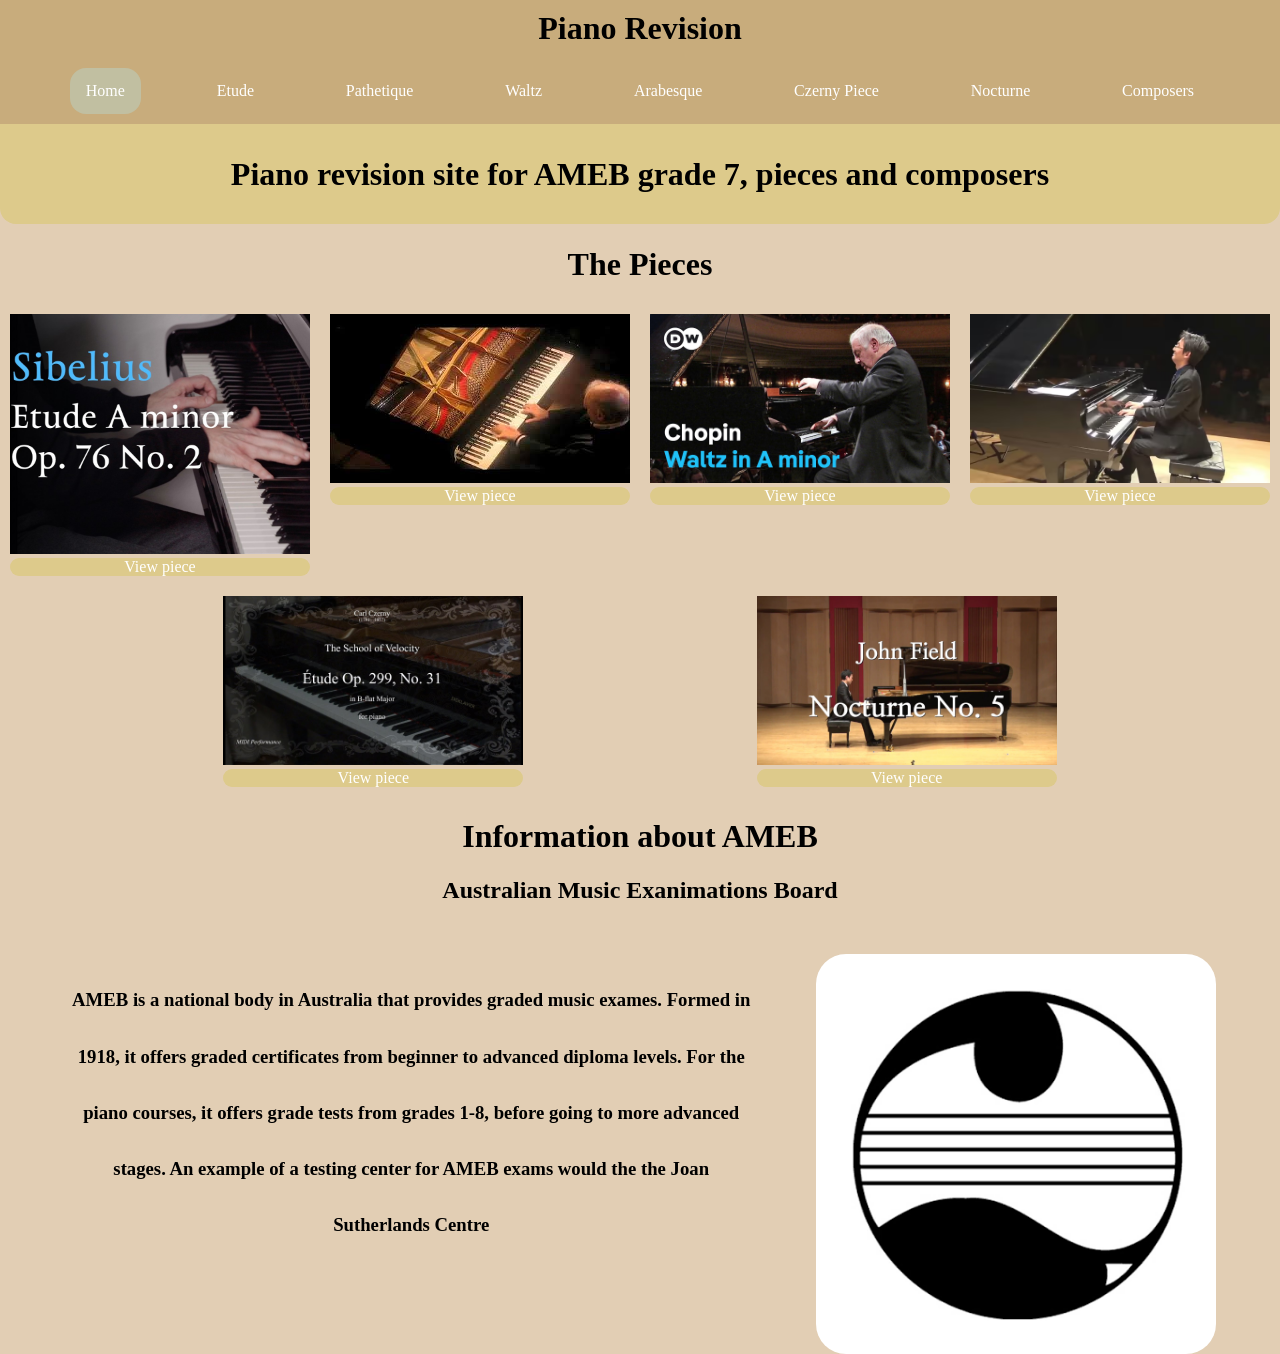
<file: index.html>
<!DOCTYPE html>
<html>
    <head>
        <link rel="stylesheet" href="styles.css">
        <title>Piano Revision</title>
        <meta name="viewport" content="width=device-width, initial-scale=1.0">
    </head>
    <body>
        <div class="header">
            <h1>Piano Revision</h1>
            <div class="navbar">
                <ul>
                    <li><a class="active" href="index.html">Home</a></li>
                    <li><a href="etudethirteenpieces.html">Etude</a></li>
                    <li><a href="pathetiquesonata.html">Pathetique</a></li>
                    <li><a href="waltz.html">Waltz</a></li>
                    <li><a href="arabesque.html">Arabesque</a></li>
                    <li><a href="czernyop.html">Czerny Piece</a></li>
                    <li><a href="nocturne5.html">Nocturne</a></li>
                    <li class="dropdown">
                        <a href="javascript:void(0)" class="dropbtn">Composers</a>
                        <div class="dropdown-content">
                            <a href="beethoven.html">Beethoven</a>
                            <a href="sibelius.html">Sibelius</a>
                            <a href="chopin.html">Chopin</a>
                            <a href="debussy.html">Debussy</a>
                            <a href="czerny.html">Czerny</a>
                            <a href="field.html">Field</a>
                        </div>
                    </li>
                </ul>
            </div>
        </div>
        </div>


        <div class="mcontent">
            <h1>Piano revision site for AMEB grade 7, pieces and composers</h1>
        </div>


        <div class="card">
            <h1>The Pieces</h1>
            <div class="pieces">
                <div class="piece">
                <a href="https://www.youtube.com/watch?v=n5FA8o_K3DQ"><img src="images/etude.png" alt="video of etude"></a>
                <a href="etudethirteenpieces.html">View piece</a>
                </div>
                <div class="piece">
                <a href="https://www.youtube.com/watch?v=lJpSqC86vaw"><img src="images/pathetique.png" alt="video of pathetique"></a>
                <a href="pathetiquesonata.html">View piece</a>
                </div>

                <div class="piece">
                <a href="https://www.youtube.com/watch?v=0XBjtEfG8jI"><img src="images/waltz.png" alt="video of waltz"></a>
                <a href="waltz.html">View piece</a>
                </div>

                <div class="piece"> 
                <a href="https://www.youtube.com/watch?v=XMVmQAW0CM8"><img src="images/arabesque.png" alt="video of arabesque"></a>
                <a href="arabesque.html">View piece</a>
                </div>

                <div class="piece">
                <a href="https://www.youtube.com/watch?v=ynDh5eaHzIo"><img src="images/czetude.png" alt="video of czernypiece"></a>
                <a href="czernyop.html">View piece</a>
                </div>

                <div class="piece">
                <a href="https://www.youtube.com/watch?v=yWi_hw-7Xmk"><img src="images/nocturne.png" alt="video of nocturne"></a>
                <a href="nocturne5.html">View piece</a>
                </div>
            </div>
        </div>



        <div class="card">
            <h1>Information about AMEB</h1>
            <h2>Australian Music Exanimations Board</h2>
            <div class="ameb">
                <h3>AMEB is a national body in Australia that provides graded music exames. Formed in 1918, it offers graded certificates from beginner to advanced diploma levels. For the piano courses, it offers grade tests from grades 1-8, before going to more advanced stages. An example of a testing center for AMEB exams would the the Joan Sutherlands Centre</h3>
                <img src="images/ameb.png" alt="ameb logo">
            </div>
        </div>






    </body>
</html>
</file>
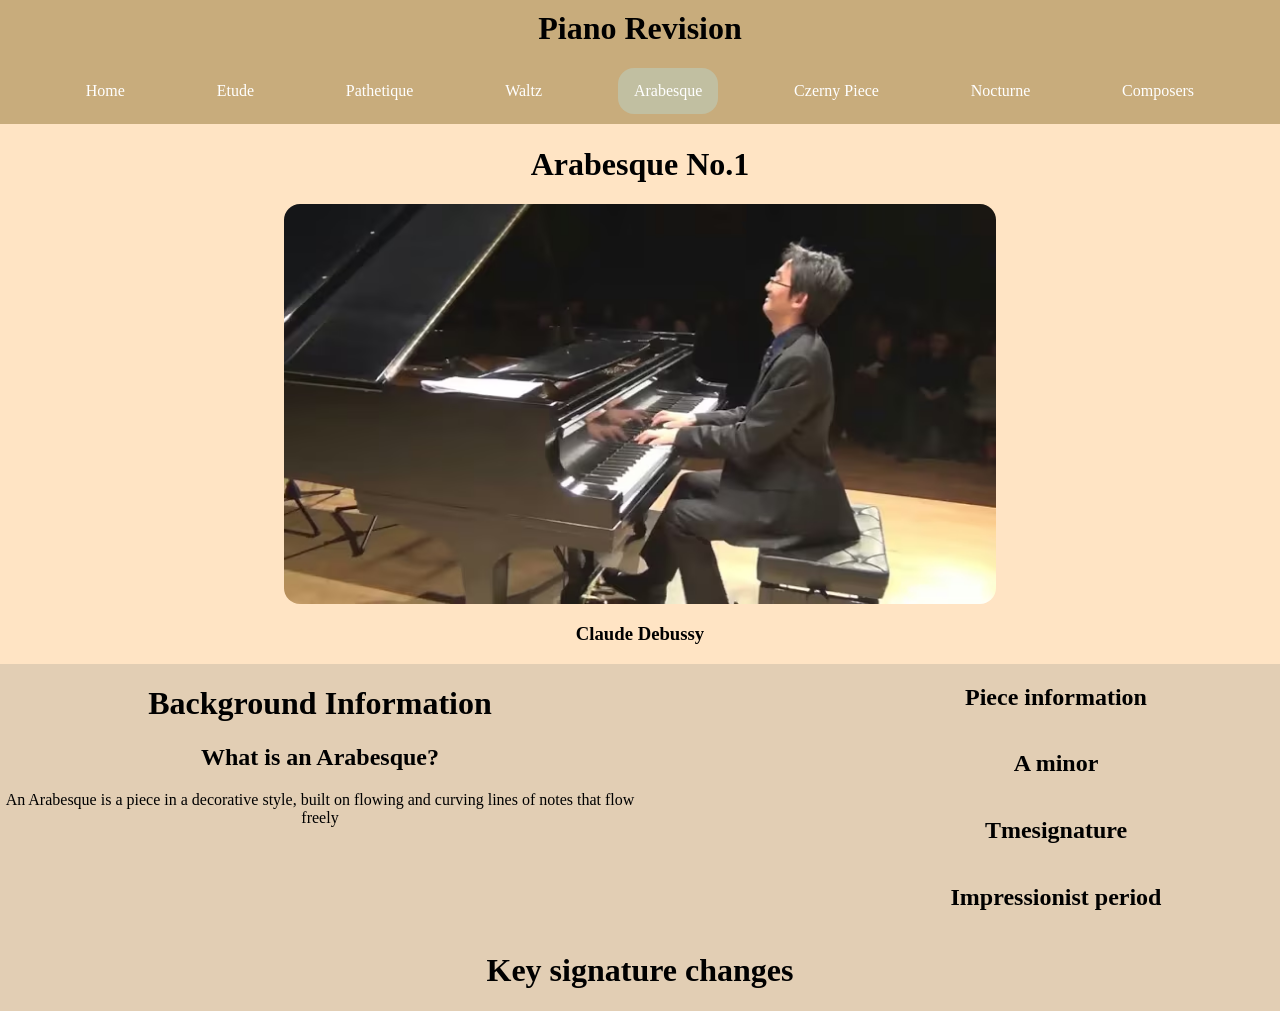
<file: arabesque.html>
<!DOCTYPE html>
<html>
    <head>
        <link rel="stylesheet" href="styles.css">
        <title>Piano Revision</title>
        <meta name="viewport" content="width=device-width, initial-scale=1.0">
    </head>
    <body>
        <div class="header">
            <h1>Piano Revision</h1>
            <div class="navbar">
                <ul>
                    <li><a href="index.html">Home</a></li>
                    <li><a href="etudethirteenpieces.html">Etude</a></li>
                    <li><a href="pathetiquesonata.html">Pathetique</a></li>
                    <li><a href="waltz.html">Waltz</a></li>
                    <li><a class="active" href="arabesque.html">Arabesque</a></li>
                    <li><a href="czernyop.html">Czerny Piece</a></li>
                    <li><a href="nocturne5.html">Nocturne</a></li>
                    <li class="dropdown">
                        <a href="javascript:void(0)" class="dropbtn">Composers</a>
                        <div class="dropdown-content">
                            <a href="beethoven.html">Beethoven</a>
                            <a href="sibelius.html">Sibelius</a>
                            <a href="chopin.html">Chopin</a>
                            <a href="debussy.html">Debussy</a>
                            <a href="czerny.html">Czerny</a>
                            <a href="field.html">Field</a>
                        </div>
                    </li>
                </ul>
            </div>
        </div>
            
        </div>

    

        <div class="songTitle">
            <h1>Arabesque No.1</h1>
            <img src="images/arabesque.png" alt="image of someone playing the song">
            <h3>Claude Debussy</h3>
        </div>

        <div class="overviewWrapper">

            <div class="songOverview">
                <div class="songInfo">
                    <h2>Piece information</h2>
                    <h2>A minor</h2>
                    <h2>Tmesignature</h2>
                    <h2>Impressionist period</h2>
                </div>
            </div>

            <div class="bgInfo">
                <h1>Background Information</h1>
                <h2>What is an Arabesque?</h2>
                <p>An Arabesque is a piece in a decorative style, built on flowing and curving lines of notes that flow freely </p>
            </div>

        </div>

        <h1>Key signature changes</h1>




    </body>
</html>
</file>
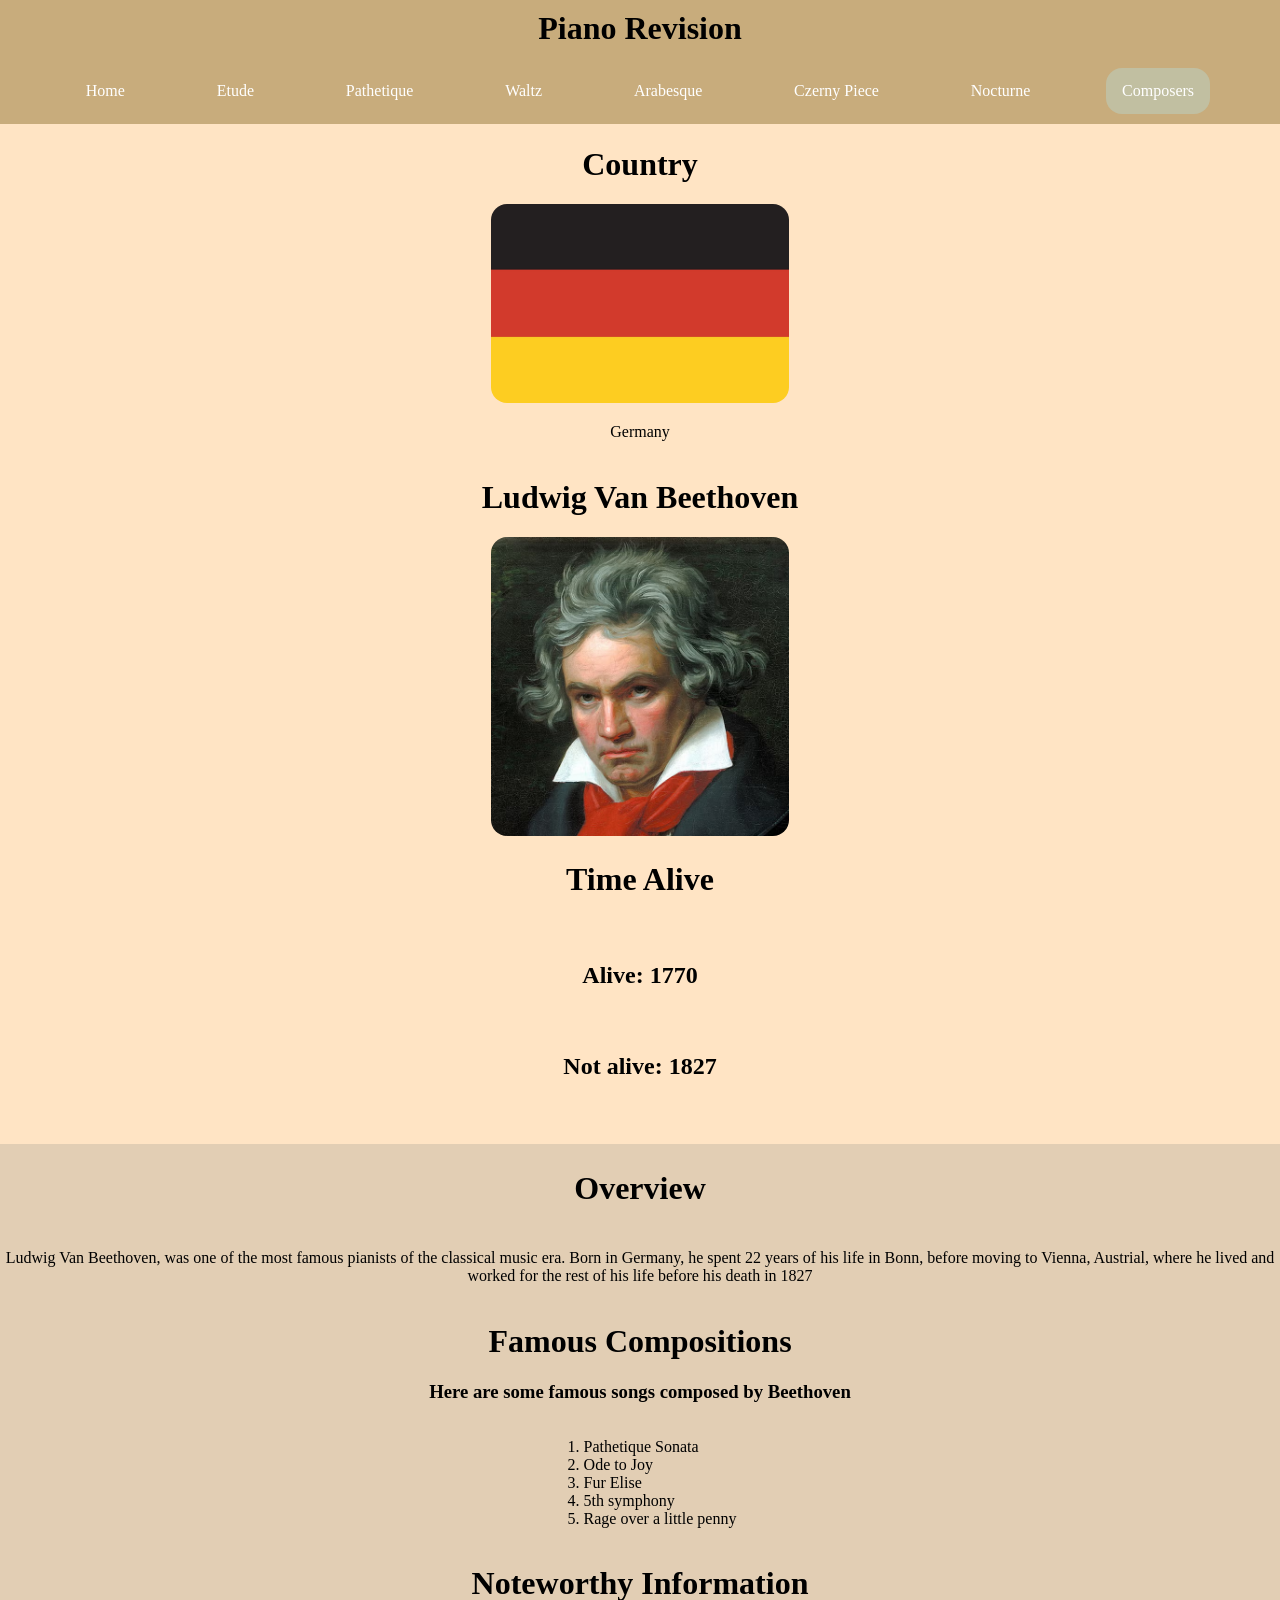
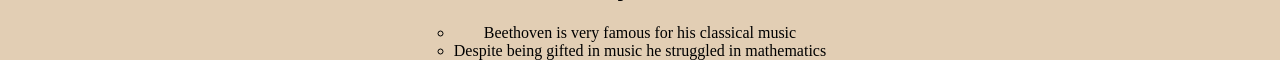
<file: beethoven.html>
<!DOCTYPE html>
<html>
    <head>
        <link rel="stylesheet" href="styles.css">
        <title>Piano Revision</title>
        <meta name="viewport" content="width=device-width, initial-scale=1.0">
    </head>
    <body>
        <div class="header">
            <h1>Piano Revision</h1>
            <div class="navbar">
                <ul>
                    <li><a href="index.html">Home</a></li>
                    <li><a href="etudethirteenpieces.html">Etude</a></li>
                    <li><a href="pathetiquesonata.html">Pathetique</a></li>
                    <li><a href="waltz.html">Waltz</a></li>
                    <li><a href="arabesque.html">Arabesque</a></li>
                    <li><a href="czernyop.html">Czerny Piece</a></li>
                    <li><a href="nocturne5.html">Nocturne</a></li>
                    <li class="dropdown">
                        <a href="javascript:void(0)" class="dropbtn active">Composers</a>
                        <div class="dropdown-content">
                            <a href="beethoven.html">Beethoven</a>
                            <a href="sibelius.html">Sibelius</a>
                            <a href="chopin.html">Chopin</a>
                            <a href="debussy.html">Debussy</a>
                            <a href="czerny.html">Czerny</a>
                            <a href="field.html">Field</a>
                        </div>
                    </li>
                </ul>
            </div>  
        </div>
            
        </div>

        <div class="songTitle">
            <div class="whichCountry">
                <h1>Country</h1>
                <img src="images/germany.png" alt="german flag">
                <p>Germany</p>
            </div>

            <div class="bigPic">
                <h1>Ludwig Van Beethoven</h1>
                <img src="images/beethoven.png" alt="image of Beethoven">
            </div>

            <div class="timeLiving">
                <h1>Time Alive</h1>
                <h2>Alive: 1770</h2>
                <h2>Not alive: 1827</h2>
            </div>
        </div>


        <div class="compOverview">
            <div class="aboutComp">
                <h1>Overview</h1>
                <p>Ludwig Van Beethoven, was one of the most famous pianists of the classical music era. Born in Germany, he spent 22 years of his life in Bonn, before moving to Vienna, Austrial, where he lived and worked for the rest of his life before his death in 1827</p>
            </div>

            <div class="famousComp">
                <h1>Famous Compositions</h1>
                <h3>Here are some famous songs composed by Beethoven</h3>
                <div class="famousComps">

                    <ol>
                        <li>Pathetique Sonata</li>
                        <li>Ode to Joy</li>
                        <li>Fur Elise</li>
                        <li>5th symphony</li>
                        <li>Rage over a little penny</li>
                        
                    </ol> 
                </div>

            </div>

        </div>

        <div class="notes">
            <h1>Noteworthy Information</h1>
            <ul>

                <li>Beethoven is very famous for his classical music</li>
                <li>Despite being gifted in music he struggled in mathematics</li>
            </ul>
        </div>





    </body>
</html>
</file>
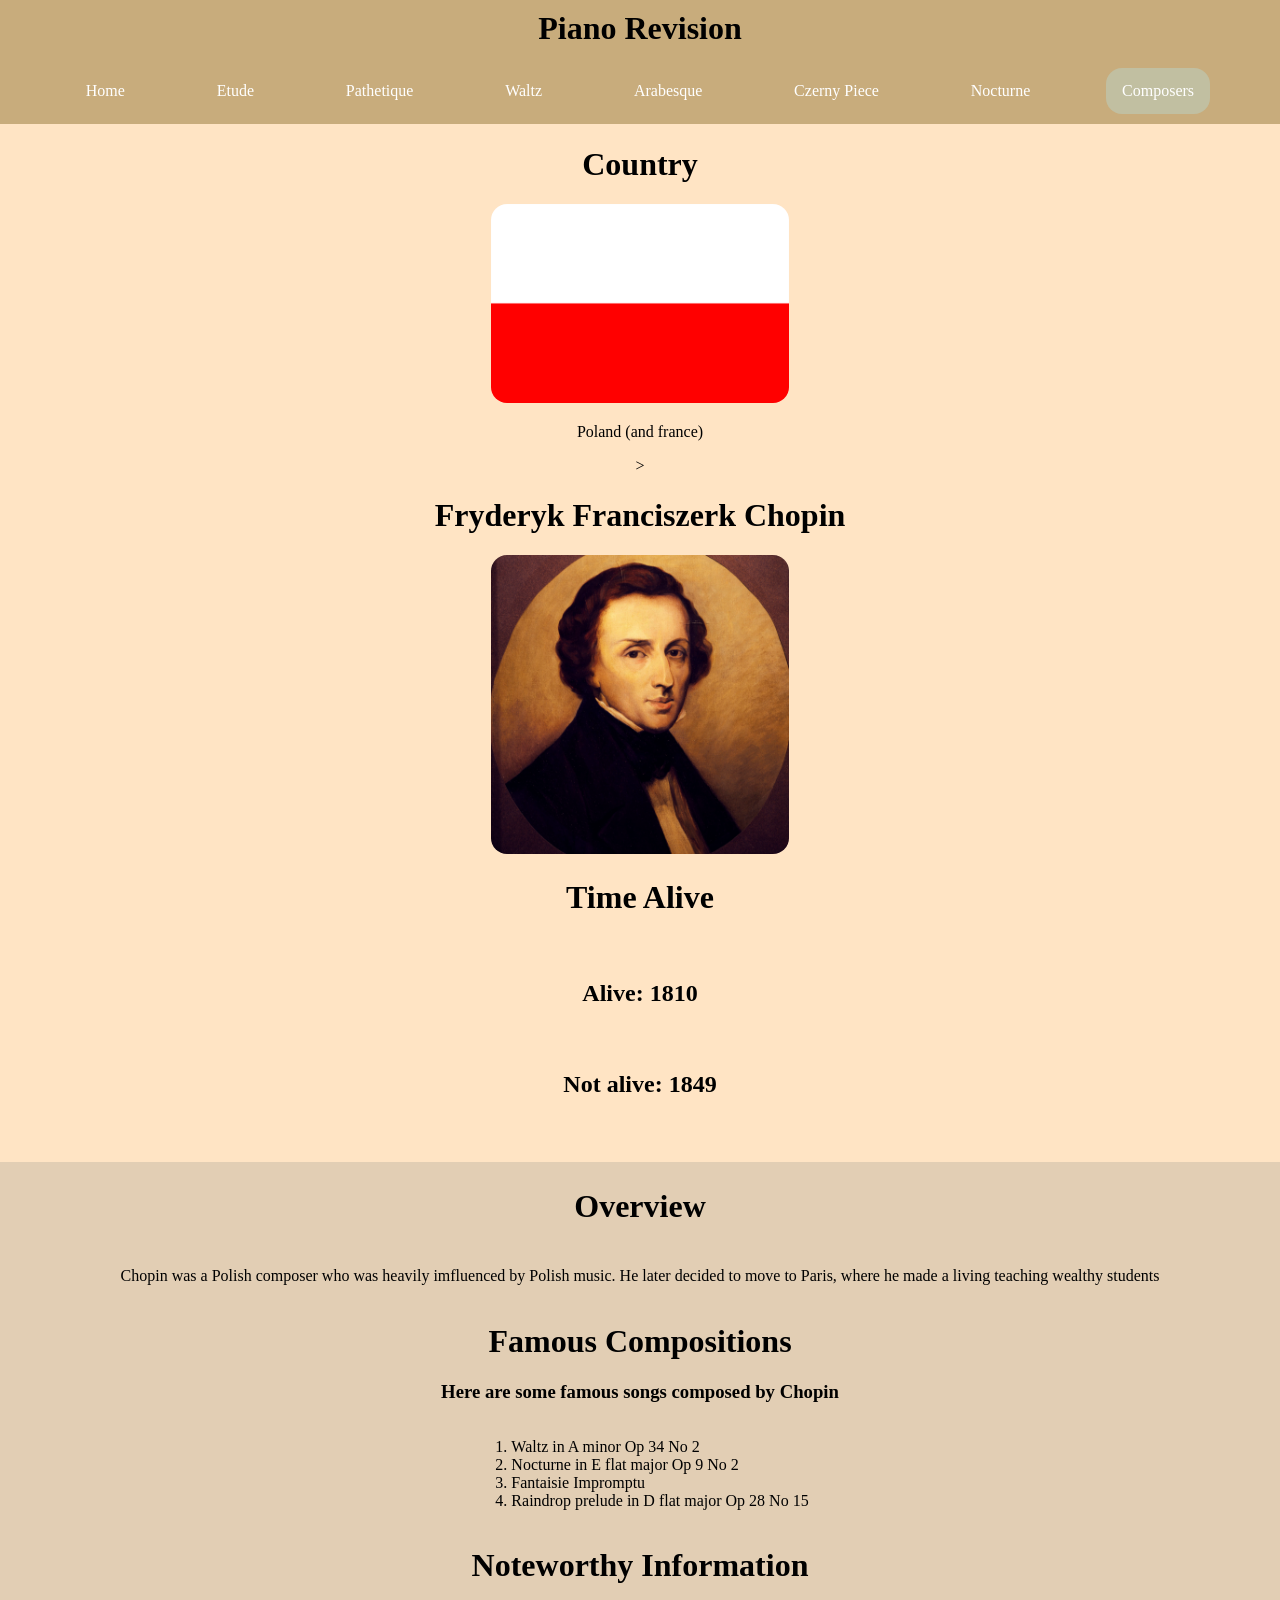
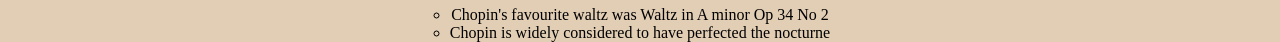
<file: chopin.html>
<!DOCTYPE html>
<html>
    <head>
        <link rel="stylesheet" href="styles.css">
        <title>Piano Revision</title>
        <meta name="viewport" content="width=device-width, initial-scale=1.0">
    </head>
    <body>
        <div class="header">
            <h1>Piano Revision</h1>
            <div class="navbar">
                <ul>
                    <li><a href="index.html">Home</a></li>
                    <li><a href="etudethirteenpieces.html">Etude</a></li>
                    <li><a href="pathetiquesonata.html">Pathetique</a></li>
                    <li><a href="waltz.html">Waltz</a></li>
                    <li><a href="arabesque.html">Arabesque</a></li>
                    <li><a href="czernyop.html">Czerny Piece</a></li>
                    <li><a href="nocturne5.html">Nocturne</a></li>
                    <li class="dropdown">
                        <a href="javascript:void(0)" class="active dropbtn">Composers</a>
                        <div class="dropdown-content">
                            <a href="beethoven.html">Beethoven</a>
                            <a href="sibelius.html">Sibelius</a>
                            <a href="chopin.html">Chopin</a>
                            <a href="debussy.html">Debussy</a>
                            <a href="czerny.html">Czerny</a>
                            <a href="field.html">Field</a>
                        </div>
                    </li>
                </ul>
            </div>
        </div>
            
        </div>

        <div class="songTitle">
            <div class="whichCountry">
                <h1>Country</h1>
                <img src="images/poland.png" alt="polish flag">
                <p>Poland (and france)</p>>
            </div>

            <div class="bigPic">
                <h1>Fryderyk Franciszerk Chopin</h1>
                <img src="images/chopin.png" alt="image of Chopin">
            </div>

            <div class="timeLiving">
                <h1>Time Alive</h1>
                <h2>Alive: 1810</h2>
                <h2>Not alive: 1849</h2>
            </div>
        </div>


        <div class="compOverview">
            <div class="aboutComp">
                <h1>Overview</h1>
                <p>Chopin was a Polish composer who was heavily imfluenced by Polish music. He later decided to move to Paris, where he made a living teaching wealthy students</p>
            </div>

            <div class="famousComp">
                <h1>Famous Compositions</h1>
                <h3>Here are some famous songs composed by Chopin</h3>
                <div class="famousComps">

                    <ol>
                        <li>Waltz in A minor Op 34 No 2</li>
                        <li>Nocturne in E flat major Op 9 No 2</li>
                        <li>Fantaisie Impromptu</li>
                        <li>Raindrop prelude in D flat major Op 28 No 15</li>
                        
                    </ol> 
                </div>

            </div>

        </div>

        <div class="notes">
            <h1>Noteworthy Information</h1>
            <ul>

                <li>Chopin's favourite waltz was Waltz in A minor Op 34 No 2</li>
                <li>Chopin is widely considered to have perfected the nocturne</li>
            </ul>
        </div>





    </body>
</html>
</file>
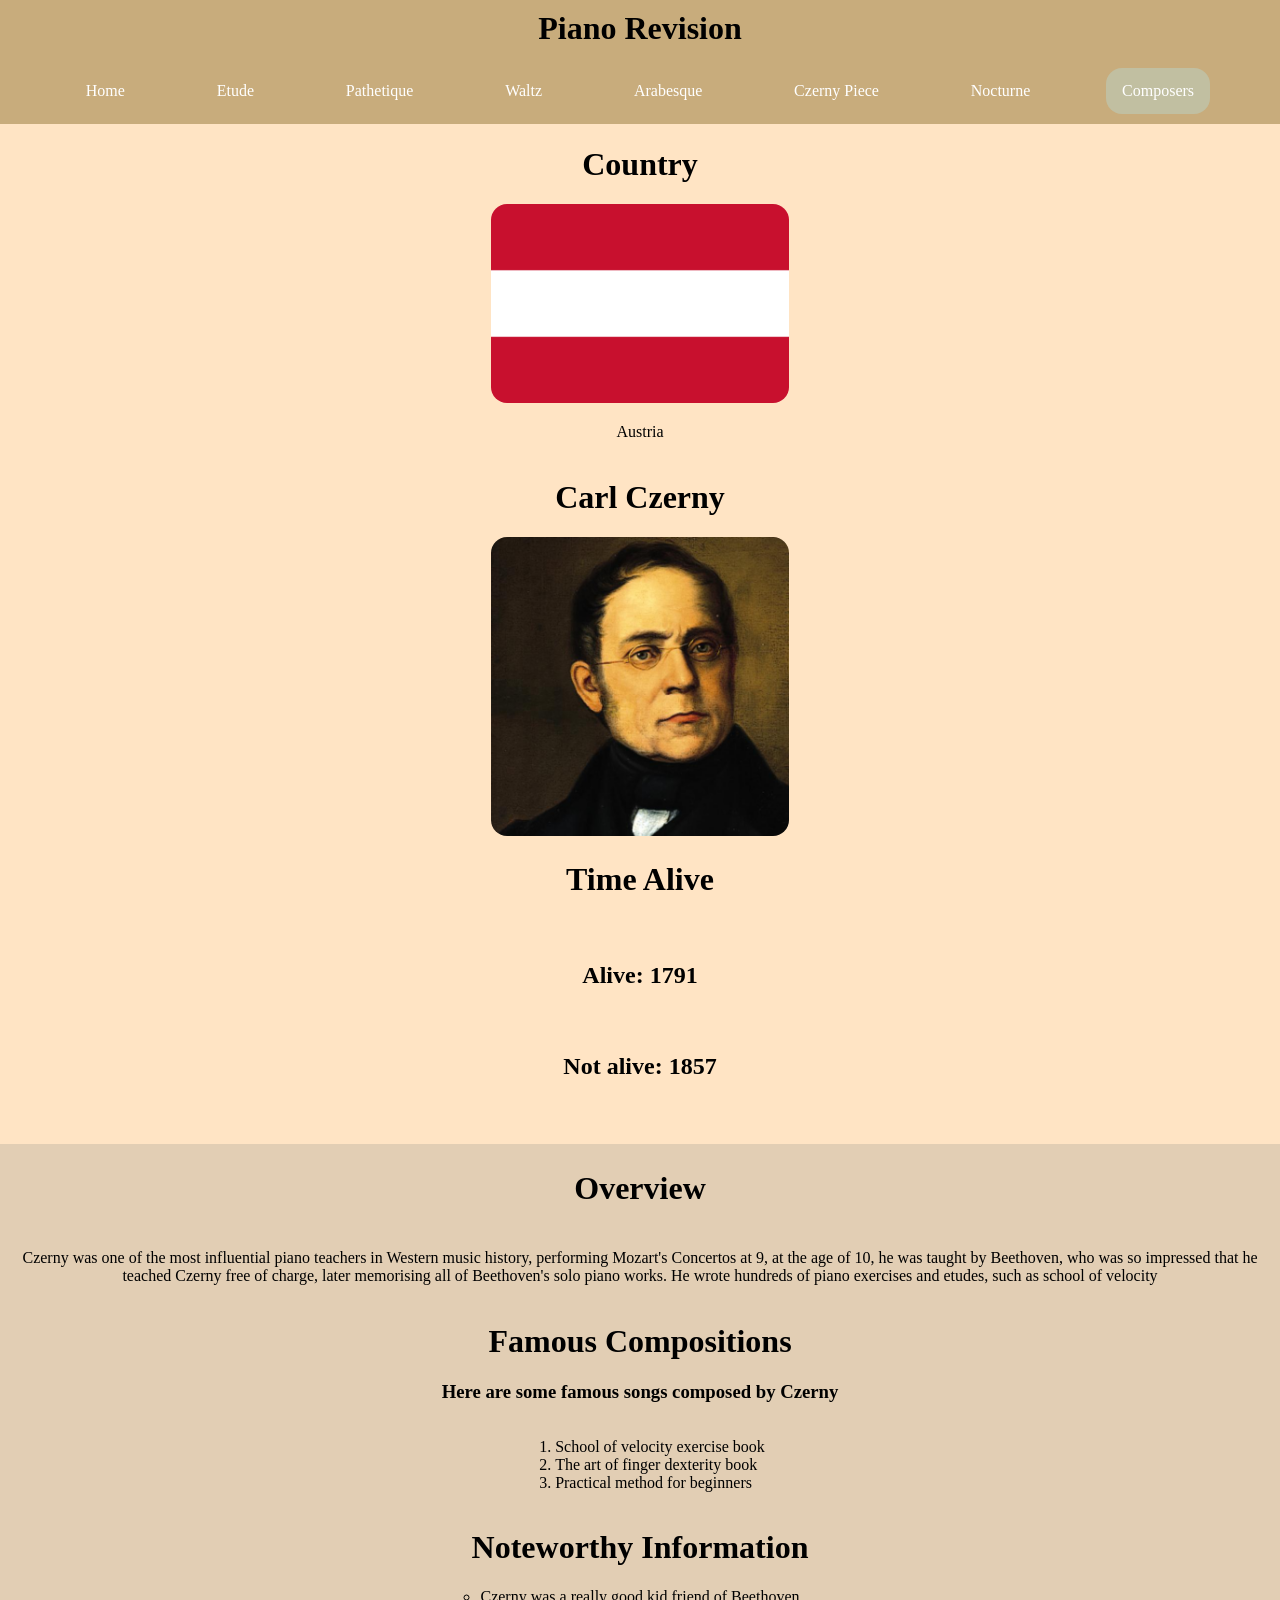
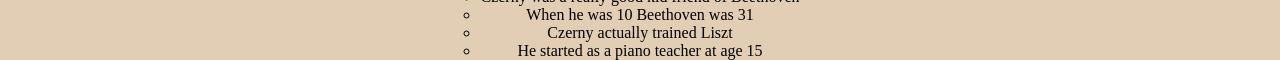
<file: czerny.html>
<!DOCTYPE html>
<html>
    <head>
        <link rel="stylesheet" href="styles.css">
        <title>Piano Revision</title>
        <meta name="viewport" content="width=device-width, initial-scale=1.0">
    </head>
    <body>
        <div class="header">
            <h1>Piano Revision</h1>
            <div class="navbar">
                <ul>
                    <li><a href="index.html">Home</a></li>
                    <li><a href="etudethirteenpieces.html">Etude</a></li>
                    <li><a href="pathetiquesonata.html">Pathetique</a></li>
                    <li><a href="waltz.html">Waltz</a></li>
                    <li><a href="arabesque.html">Arabesque</a></li>
                    <li><a href="czernyop.html">Czerny Piece</a></li>
                    <li><a href="nocturne5.html">Nocturne</a></li>
                    <li class="dropdown">
                        <a href="javascript:void(0)" class="active dropbtn">Composers</a>
                        <div class="dropdown-content">
                            <a href="beethoven.html">Beethoven</a>
                            <a href="sibelius.html">Sibelius</a>
                            <a href="chopin.html">Chopin</a>
                            <a href="debussy.html">Debussy</a>
                            <a href="czerny.html">Czerny</a>
                            <a href="field.html">Field</a>
                        </div>
                    </li>
                </ul>
            </div>
        </div>
            
        </div>

        <div class="songTitle">
            <div class="whichCountry">
                <h1>Country</h1>
                <img src="images/austria.png" alt="Austrian flag">
                <p>Austria</p>
            </div>

            <div class="bigPic">
                <h1>Carl Czerny</h1>
                <img src="images/czerny.png" alt="image of Czerny">
            </div>

            <div class="timeLiving">
                <h1>Time Alive</h1>
                <h2>Alive: 1791</h2>
                <h2>Not alive: 1857</h2>
            </div>
        </div>


        <div class="compOverview">
            <div class="aboutComp">
                <h1>Overview</h1>
                <p>Czerny was one of the most influential piano teachers in Western music history, performing Mozart's Concertos at 9, at the age of 10, he was taught by Beethoven, who was so impressed that he teached Czerny free of charge, later memorising all of Beethoven's solo piano works. He wrote hundreds of piano exercises and etudes, such as school of velocity</p>
            </div>

            <div class="famousComp">
                <h1>Famous Compositions</h1>
                <h3>Here are some famous songs composed by Czerny</h3>
                <div class="famousComps">

                    <ol>
                        <li>School of velocity exercise book</li>
                        <li>The art of finger dexterity book</li>
                        <li>Practical method for beginners</li>
                        
                    </ol> 
                </div>

            </div>

        </div>

        <div class="notes">
            <h1>Noteworthy Information</h1>
            <ul>

                <li>Czerny was a really good kid friend of Beethoven</li>
                <li>When he was 10 Beethoven was 31</li>
                <li>Czerny actually trained Liszt</li>
                <li>He started as a piano teacher at age 15</li>
            </ul>
        </div>


    </body>
</html>
</file>
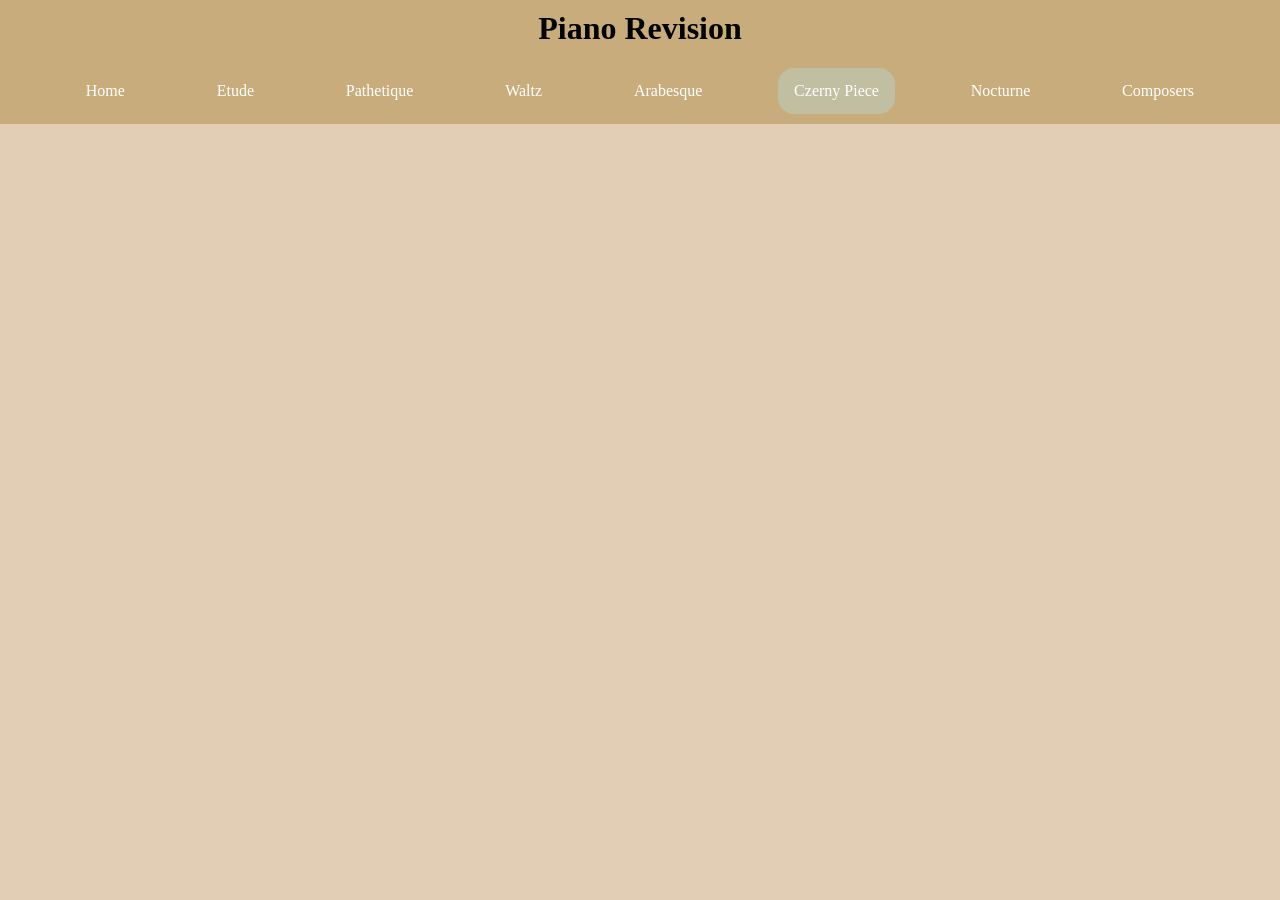
<file: czernyop.html>
<!DOCTYPE html>
<html>
    <head>
        <link rel="stylesheet" href="styles.css">
        <title>Piano Revision</title>
        <meta name="viewport" content="width=device-width, initial-scale=1.0">
    </head>
    <body>
        <div class="header">
            <h1>Piano Revision</h1>
            <div class="navbar">
                <ul>
                    <li><a href="index.html">Home</a></li>
                    <li><a href="etudethirteenpieces.html">Etude</a></li>
                    <li><a href="pathetiquesonata.html">Pathetique</a></li>
                    <li><a href="waltz.html">Waltz</a></li>
                    <li><a href="arabesque.html">Arabesque</a></li>
                    <li><a class="active" href="czernyop.html">Czerny Piece</a></li>
                    <li><a href="nocturne5.html">Nocturne</a></li>
                    <li class="dropdown">
                        <a href="javascript:void(0)" class="dropbtn">Composers</a>
                        <div class="dropdown-content">
                            <a href="beethoven.html">Beethoven</a>
                            <a href="sibelius.html">Sibelius</a>
                            <a href="chopin.html">Chopin</a>
                            <a href="debussy.html">Debussy</a>
                            <a href="czerny.html">Czerny</a>
                            <a href="field.html">Field</a>
                        </div>
                    </li>
                </ul>
            </div>
        </div>
            
        </div>




    </body>
</html>
</file>
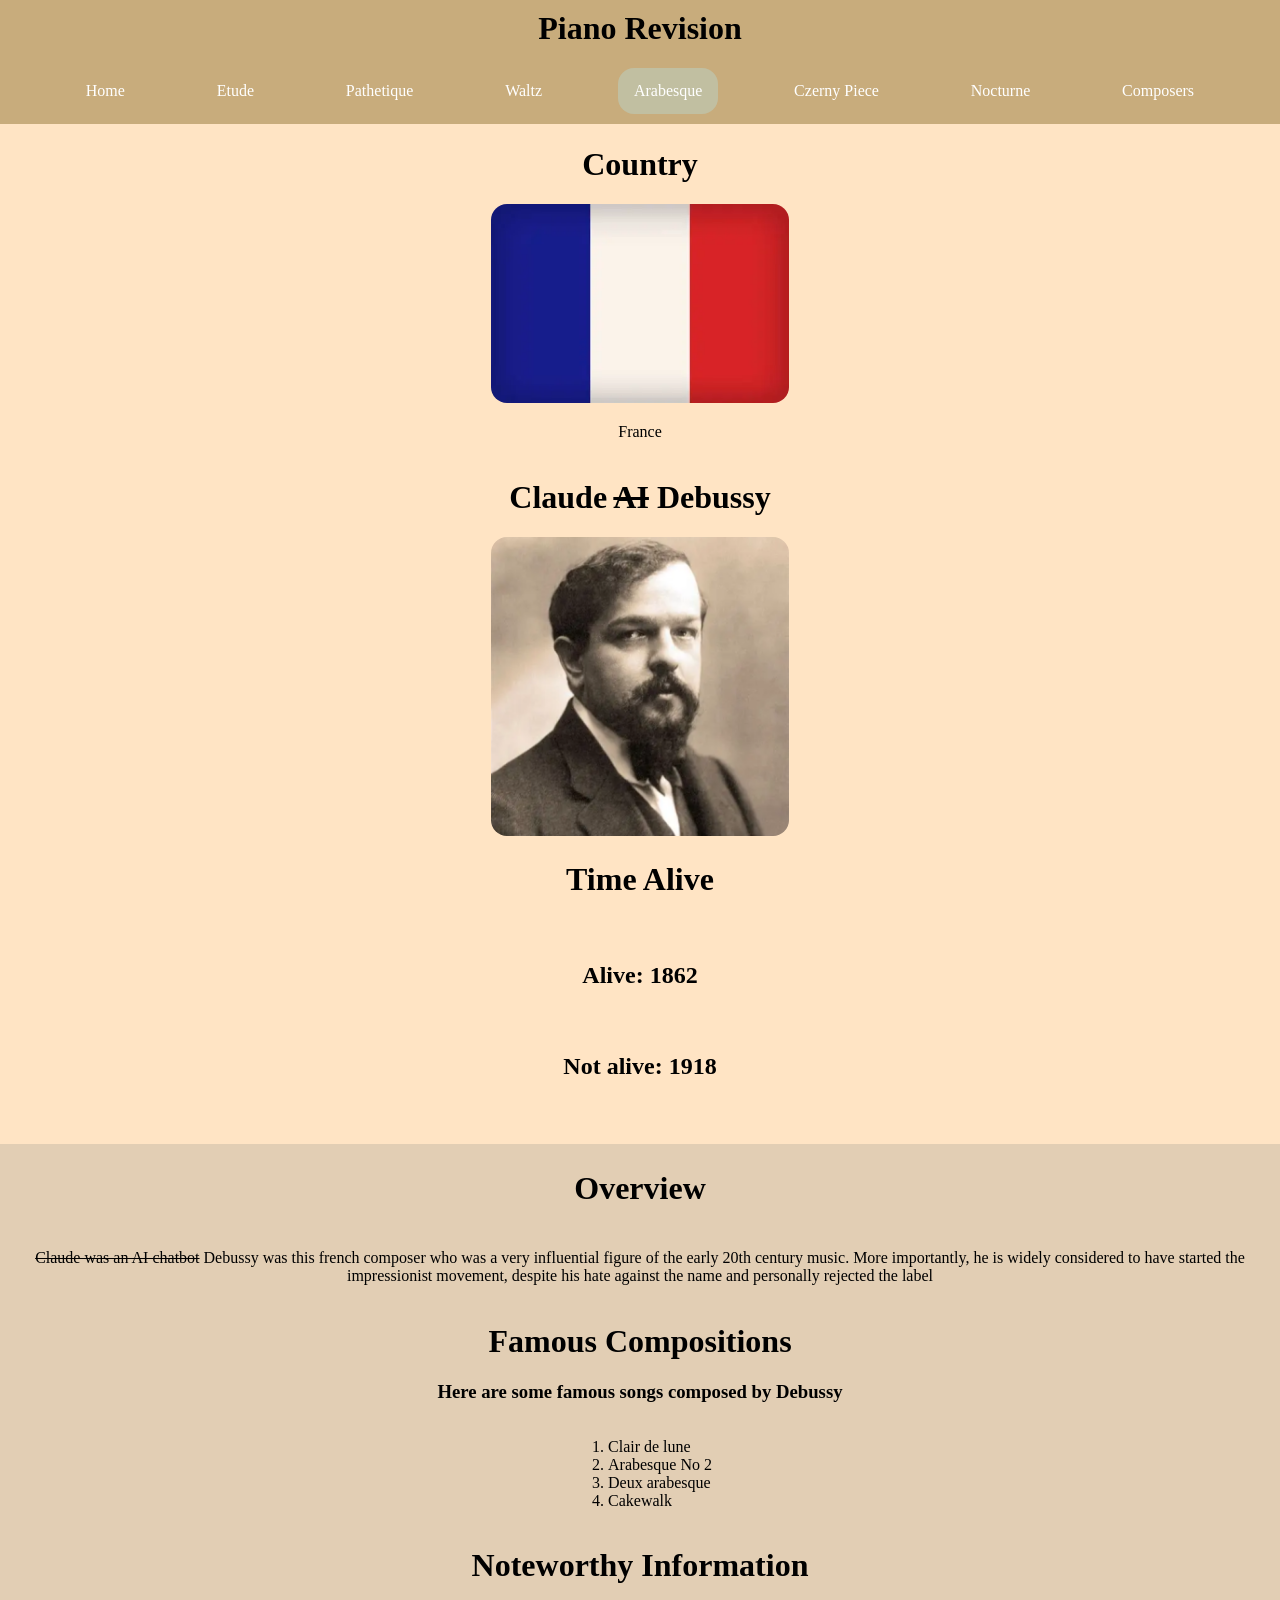
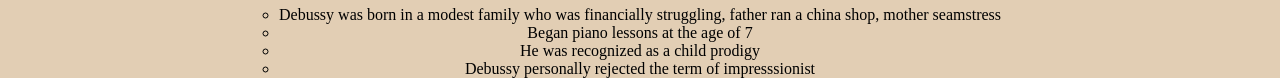
<file: debussy.html>
<!DOCTYPE html>
<html>
    <head>
        <link rel="stylesheet" href="styles.css">
        <title>Piano Revision</title>
        <meta name="viewport" content="width=device-width, initial-scale=1.0">
    </head>
    <body>
        <div class="header">
            <h1>Piano Revision</h1>
            <div class="navbar">
                <ul>
                    <li><a href="index.html">Home</a></li>
                    <li><a href="etudethirteenpieces.html">Etude</a></li>
                    <li><a href="pathetiquesonata.html">Pathetique</a></li>
                    <li><a href="waltz.html">Waltz</a></li>
                    <li><a class="active" href="arabesque.html">Arabesque</a></li>
                    <li><a href="czernyop.html">Czerny Piece</a></li>
                    <li><a href="nocturne5.html">Nocturne</a></li>
                    <li class="dropdown">
                        <a href="javascript:void(0)" class="dropbtn">Composers</a>
                        <div class="dropdown-content">
                            <a href="beethoven.html">Beethoven</a>
                            <a href="sibelius.html">Sibelius</a>
                            <a href="chopin.html">Chopin</a>
                            <a href="debussy.html">Debussy</a>
                            <a href="czerny.html">Czerny</a>
                            <a href="field.html">Field</a>
                        </div>
                    </li>
                </ul>
            </div>
        </div>
            
        </div>

        <div class="songTitle">
            <div class="whichCountry">
                <h1>Country</h1>
                <img src="images/france.png" alt="French flag">
                <p>France</p>
            </div>

            <div class="bigPic">
                <h1>Claude <s>AI</s> Debussy</h1>
                <img src="images/debussy.png" alt="image of Debussy">
            </div>

            <div class="timeLiving">
                <h1>Time Alive</h1>
                <h2>Alive: 1862</h2>
                <h2>Not alive: 1918</h2>
            </div>
        </div>


        <div class="compOverview">
            <div class="aboutComp">
                <h1>Overview</h1>
                <p><s>Claude was an AI chatbot</s> Debussy was this french composer who was a very influential figure of the early 20th century music. More importantly, he is widely considered to have started the impressionist movement, despite his hate against the name and personally rejected the label</p>
            </div>

            <div class="famousComp">
                <h1>Famous Compositions</h1>
                <h3>Here are some famous songs composed by Debussy</h3>
                <div class="famousComps">

                    <ol>
                        <li>Clair de lune</li>
                        <li>Arabesque No 2</li>
                        <li>Deux arabesque</li>
                        <li>Cakewalk</li>
                        
                    </ol> 
                </div>

            </div>

        </div>

        <div class="notes">
            <h1>Noteworthy Information</h1>
            <ul>

                <li>Debussy was born in a modest family who was financially struggling, father ran a china shop, mother seamstress</li>
                <li>Began piano lessons at the age of 7</li>
                <li>He was recognized as a child prodigy</li>
                <li>Debussy personally rejected the term of impresssionist</li>
            </ul>
        </div>




    </body>
</html>
</file>
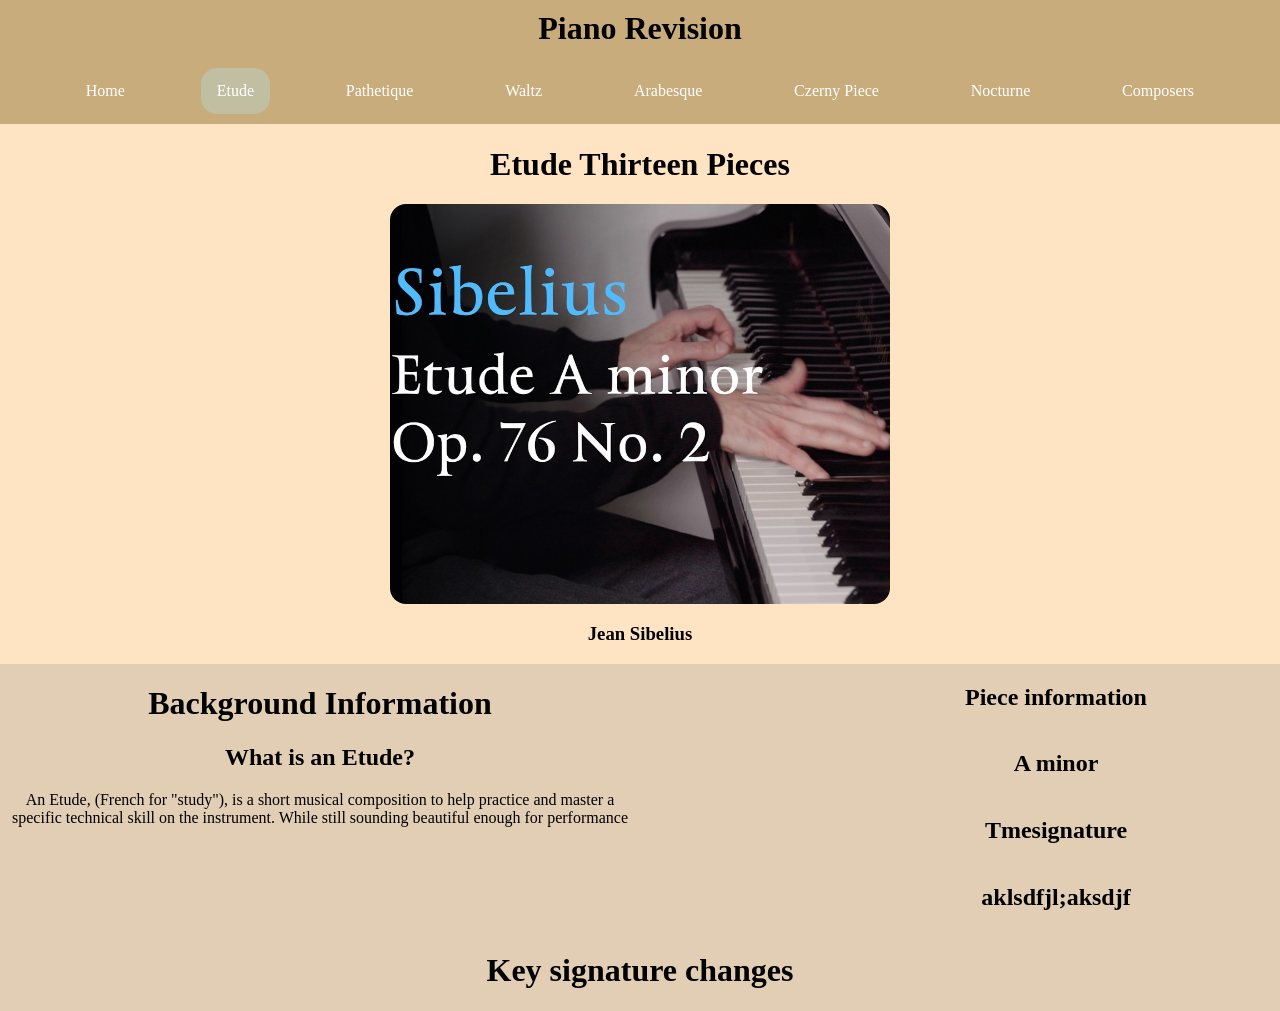
<file: etudethirteenpieces.html>
<!DOCTYPE html>
<html>
    <head>
        <link rel="stylesheet" href="styles.css">
        <title>Piano Revision</title>
        <meta name="viewport" content="width=device-width, initial-scale=1.0">
    </head>
    <body>
        <div class="header">
            <h1>Piano Revision</h1>
            <div class="navbar">
                <ul>
                    <li><a href="index.html">Home</a></li>
                    <li><a class="active" href="etudethirteenpieces.html">Etude</a></li>
                    <li><a href="pathetiquesonata.html">Pathetique</a></li>
                    <li><a href="waltz.html">Waltz</a></li>
                    <li><a href="arabesque.html">Arabesque</a></li>
                    <li><a href="czernyop.html">Czerny Piece</a></li>
                    <li><a href="nocturne5.html">Nocturne</a></li>
                    <li class="dropdown">
                        <a href="javascript:void(0)" class="dropbtn">Composers</a>
                        <div class="dropdown-content">
                            <a href="beethoven.html">Beethoven</a>
                            <a href="sibelius.html">Sibelius</a>
                            <a href="chopin.html">Chopin</a>
                            <a href="debussy.html">Debussy</a>
                            <a href="czerny.html">Czerny</a>
                            <a href="field.html">Field</a>
                        </div>
                    </li>
                </ul>
            </div>
        </div>
            
        </div>

        <div class="songTitle">
            <h1>Etude Thirteen Pieces</h1>
            <img src="images/etude.png" alt="image of someone playing the song">
            <h3>Jean Sibelius</h3>
        </div>

        <div class="overviewWrapper">

            <div class="songOverview">
                <div class="songInfo">
                    <h2>Piece information</h2>
                    <h2>A minor</h2>
                    <h2>Tmesignature</h2>
                    <h2>aklsdfjl;aksdjf</h2>
                </div>
            </div>

            <div class="bgInfo">
                <h1>Background Information</h1>
                <h2>What is an Etude?</h2>
                <p>An Etude, (French for "study"), is a short musical composition to help practice and master a specific technical skill on the instrument. While still sounding beautiful enough for performance</p>
            </div>

        </div>

        <h1>Key signature changes</h1>




    </body>
</html>
</file>
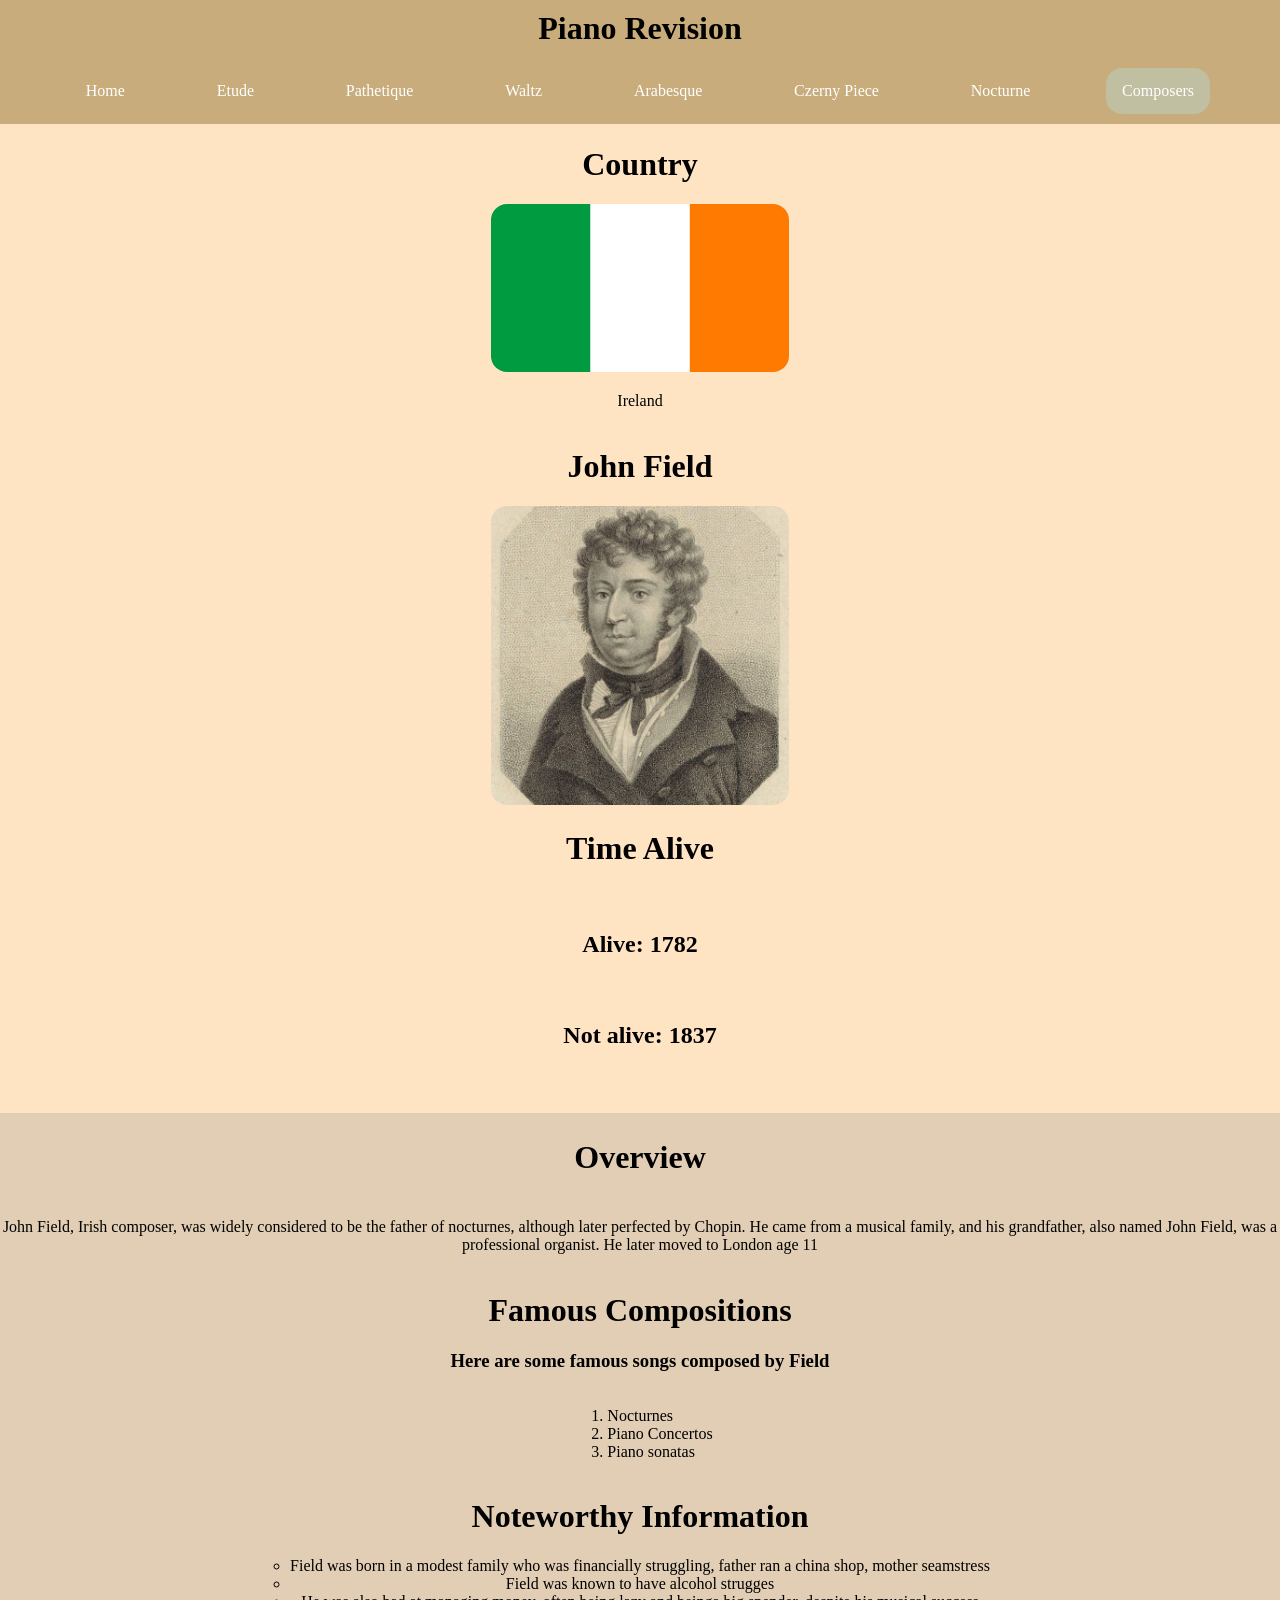
<file: field.html>
<!DOCTYPE html>
<html>
    <head>
        <link rel="stylesheet" href="styles.css">
        <title>Piano Revision</title>
        <meta name="viewport" content="width=device-width, initial-scale=1.0">
    </head>
    <body>
        <div class="header">
            <h1>Piano Revision</h1>
            <div class="navbar">
                <ul>
                    <li><a href="index.html">Home</a></li>
                    <li><a href="etudethirteenpieces.html">Etude</a></li>
                    <li><a href="pathetiquesonata.html">Pathetique</a></li>
                    <li><a href="waltz.html">Waltz</a></li>
                    <li><a href="arabesque.html">Arabesque</a></li>
                    <li><a href="czernyop.html">Czerny Piece</a></li>
                    <li><a href="nocturne5.html">Nocturne</a></li>
                    <li class="dropdown">
                        <a href="javascript:void(0)" class="active dropbtn">Composers</a>
                        <div class="dropdown-content">
                            <a href="beethoven.html">Beethoven</a>
                            <a href="sibelius.html">Sibelius</a>
                            <a href="chopin.html">Chopin</a>
                            <a href="debussy.html">Debussy</a>
                            <a href="czerny.html">Czerny</a>
                            <a href="field.html">Field</a>
                        </div>
                    </li>
                </ul>
            </div>
        </div>
            
        </div>

        <div class="songTitle">
            <div class="whichCountry">
                <h1>Country</h1>
                <img src="images/ireland.png" alt="Irish flag">
                <p>Ireland</p>
            </div>

            <div class="bigPic">
                <h1>John Field</h1>
                <img src="images/field.png" alt="image of Field">
            </div>

            <div class="timeLiving">
                <h1>Time Alive</h1>
                <h2>Alive: 1782</h2>
                <h2>Not alive: 1837</h2>
            </div>
        </div>


        <div class="compOverview">
            <div class="aboutComp">
                <h1>Overview</h1>
                <p>John Field, Irish composer, was widely considered to be the father of nocturnes, although later perfected by Chopin. He came from a musical family, and his grandfather, also named John Field, was a professional organist. He later moved to London age 11</p>
            </div>

            <div class="famousComp">
                <h1>Famous Compositions</h1>
                <h3>Here are some famous songs composed by Field</h3>
                <div class="famousComps">

                    <ol>
                        <li>Nocturnes</li>
                        <li>Piano Concertos</li>
                        <li>Piano sonatas</li>
                    </ol> 
                </div>

            </div>

        </div>

        <div class="notes">
            <h1>Noteworthy Information</h1>
            <ul>

                <li>Field was born in a modest family who was financially struggling, father ran a china shop, mother seamstress</li>
                <li>Field was known to have alcohol strugges</li>
                <li>He was also bad at managing money, often being lazy and beinga big spender, despite his musical success</li>
                <li>His bad habits later placed him in financial distress and illness</li>
            </ul>
        </div>





    </body>
</html>
</file>
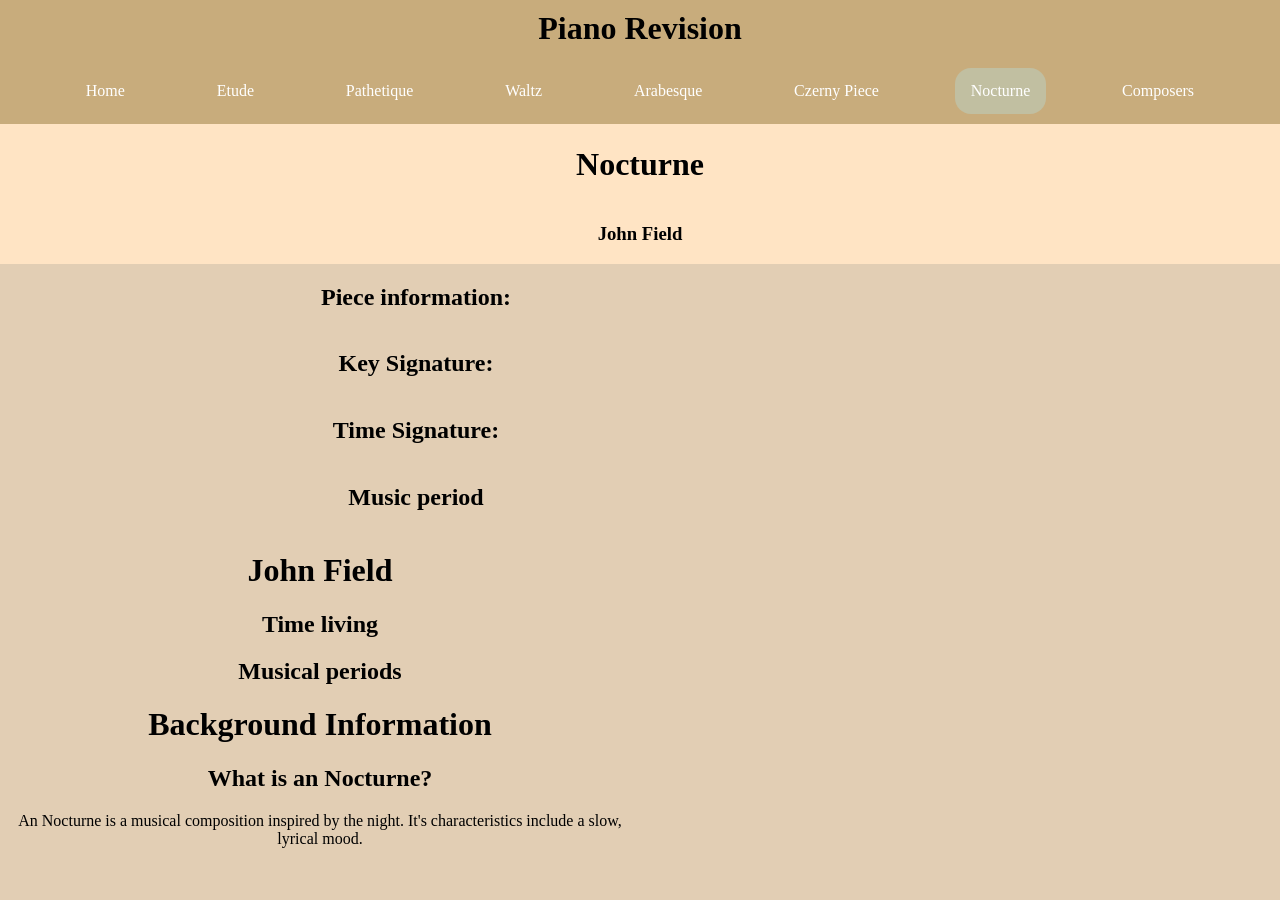
<file: nocturne5.html>
<!DOCTYPE html>
<html>
    <head>
        <link rel="stylesheet" href="styles.css">
        <title>Piano Revision</title>
        <meta name="viewport" content="width=device-width, initial-scale=1.0">
    </head>
    <body>
        <div class="header">
            <h1>Piano Revision</h1>
            <div class="navbar">
                <ul>
                    <li><a href="index.html">Home</a></li>
                    <li><a href="etudethirteenpieces.html">Etude</a></li>
                    <li><a href="pathetiquesonata.html">Pathetique</a></li>
                    <li><a href="waltz.html">Waltz</a></li>
                    <li><a href="arabesque.html">Arabesque</a></li>
                    <li><a href="czernyop.html">Czerny Piece</a></li>
                    <li><a class="active" href="nocturne5.html">Nocturne</a></li>
                    <li class="dropdown">
                        <a href="javascript:void(0)" class="dropbtn">Composers</a>
                        <div class="dropdown-content">
                            <a href="beethoven.html">Beethoven</a>
                            <a href="sibelius.html">Sibelius</a>
                            <a href="chopin.html">Chopin</a>
                            <a href="debussy.html">Debussy</a>
                            <a href="czerny.html">Czerny</a>
                            <a href="field.html">Field</a>
                        </div>
                    </li>
                </ul>
            </div>
        </div>
            
        </div>



        
        <div class="songTitle">
            <h1>Nocturne</h1>
            <h3>John Field</h3>
        </div>


        <div class="songOverview">
            <div class="songInfo">
                <h2>Piece information:</h2>
                <h2>Key Signature:</h2>
                <h2>Time Signature: </h2>
                <h2>Music period</h2>
            </div>

            <div class="composerBackground">
                <h1>John Field</h1>
                <h2>Time living</h2>
                <h2>Musical periods</h2>
            </div>

        </div>

        <div class="bgInfo">
            <h1>Background Information</h1>
            <h2>What is an Nocturne?</h2>
            <p>An Nocturne is a musical composition inspired by the night. It's characteristics include a slow, lyrical mood.</p>
        </div>




    </body>
</html>
</file>
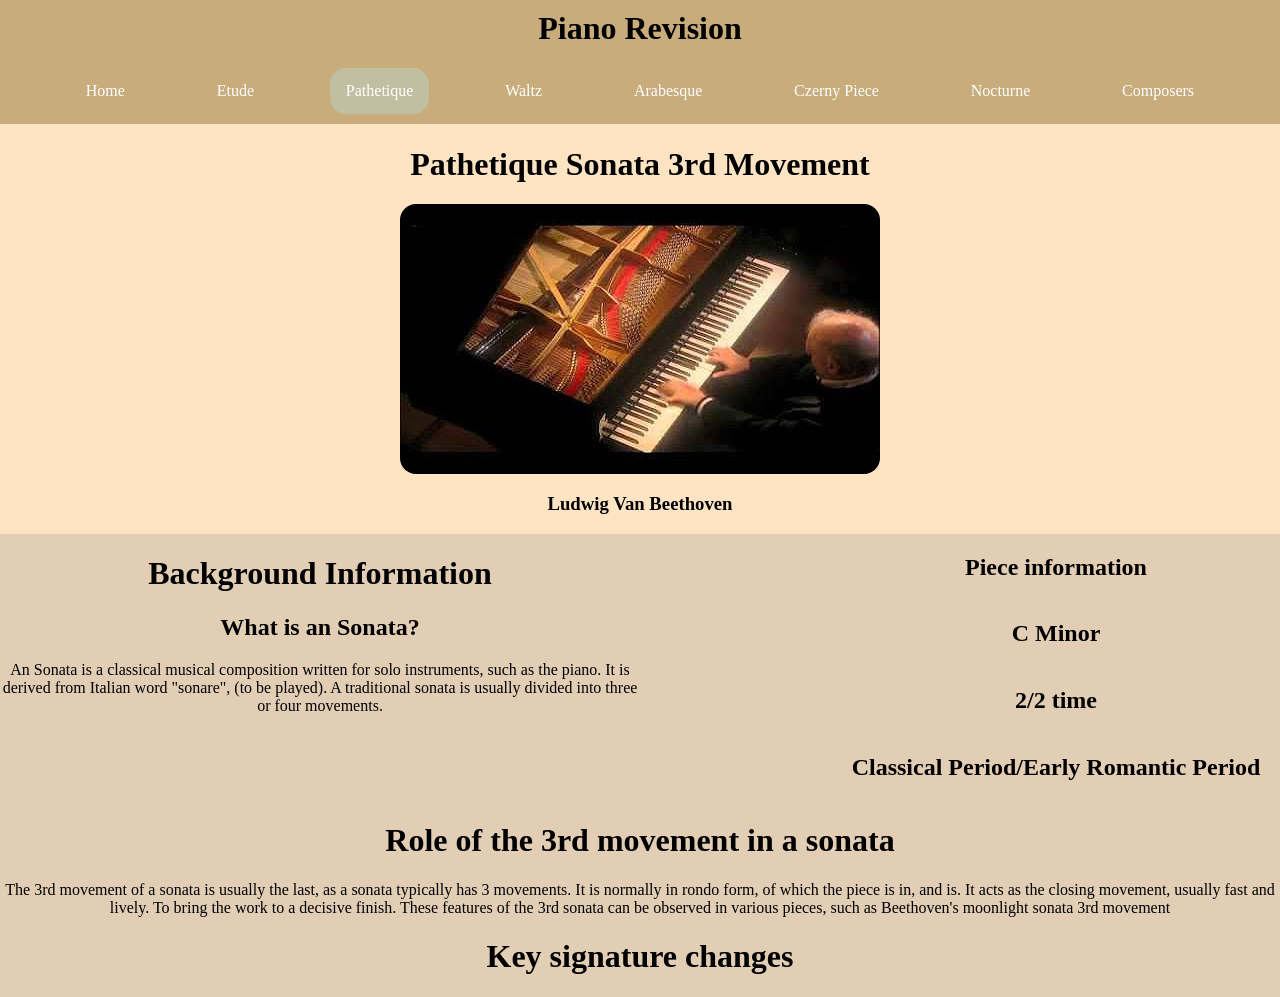
<file: pathetiquesonata.html>
<!DOCTYPE html>
<html>
    <head>
        <link rel="stylesheet" href="styles.css">
        <title>Piano Revision</title>
        <meta name="viewport" content="width=device-width, initial-scale=1.0">
    </head>
    <body>
        <div class="header">
            <h1>Piano Revision</h1>
            <div class="navbar">
                <ul>
                    <li><a href="index.html">Home</a></li>
                    <li><a href="etudethirteenpieces.html">Etude</a></li>
                    <li><a class="active" href="pathetiquesonata.html">Pathetique</a></li>
                    <li><a href="waltz.html">Waltz</a></li>
                    <li><a href="arabesque.html">Arabesque</a></li>
                    <li><a href="czernyop.html">Czerny Piece</a></li>
                    <li><a href="nocturne5.html">Nocturne</a></li>
                    <li class="dropdown">
                        <a href="javascript:void(0)" class="dropbtn">Composers</a>
                        <div class="dropdown-content">
                            <a href="beethoven.html">Beethoven</a>
                            <a href="sibelius.html">Sibelius</a>
                            <a href="chopin.html">Chopin</a>
                            <a href="debussy.html">Debussy</a>
                            <a href="czerny.html">Czerny</a>
                            <a href="field.html">Field</a>
                        </div>
                    </li>
                </ul>
            </div>
        </div>
            
        </div>


        
        <div class="songTitle">
            <h1>Pathetique Sonata 3rd Movement</h1>
            <img src="images/pathetique.png" alt="image of someone playing the song">
            <h3>Ludwig Van Beethoven</h3>
        </div>

        <div class="overviewWrapper">

            <div class="songOverview">
                <div class="songInfo">
                    <h2>Piece information</h2>
                    <h2>C Minor</h2>
                    <h2>2/2 time</h2>
                    <h2>Classical Period/Early Romantic Period</h2>
                </div>
            </div>

            <div class="bgInfo">
                <h1>Background Information</h1>
                <h2>What is an Sonata?</h2>
                <p>An Sonata is a classical musical composition written for solo instruments, such as the piano. It is derived from Italian word "sonare", (to be played). A traditional sonata is usually divided into three or four movements.</p>
            </div>

        </div>

        <h1>Role of the 3rd movement in a sonata</h1>
        <p>The 3rd movement of a sonata is usually the last, as a sonata typically has 3 movements. It is normally in rondo form, of which the piece is in, and is. It acts as the closing movement, usually fast and lively. To bring the work to a decisive finish. These features of the 3rd sonata can be observed in various pieces, such as Beethoven's moonlight sonata 3rd movement</p>

        <h1>Key signature changes</h1>





    </body>
</html>
</file>
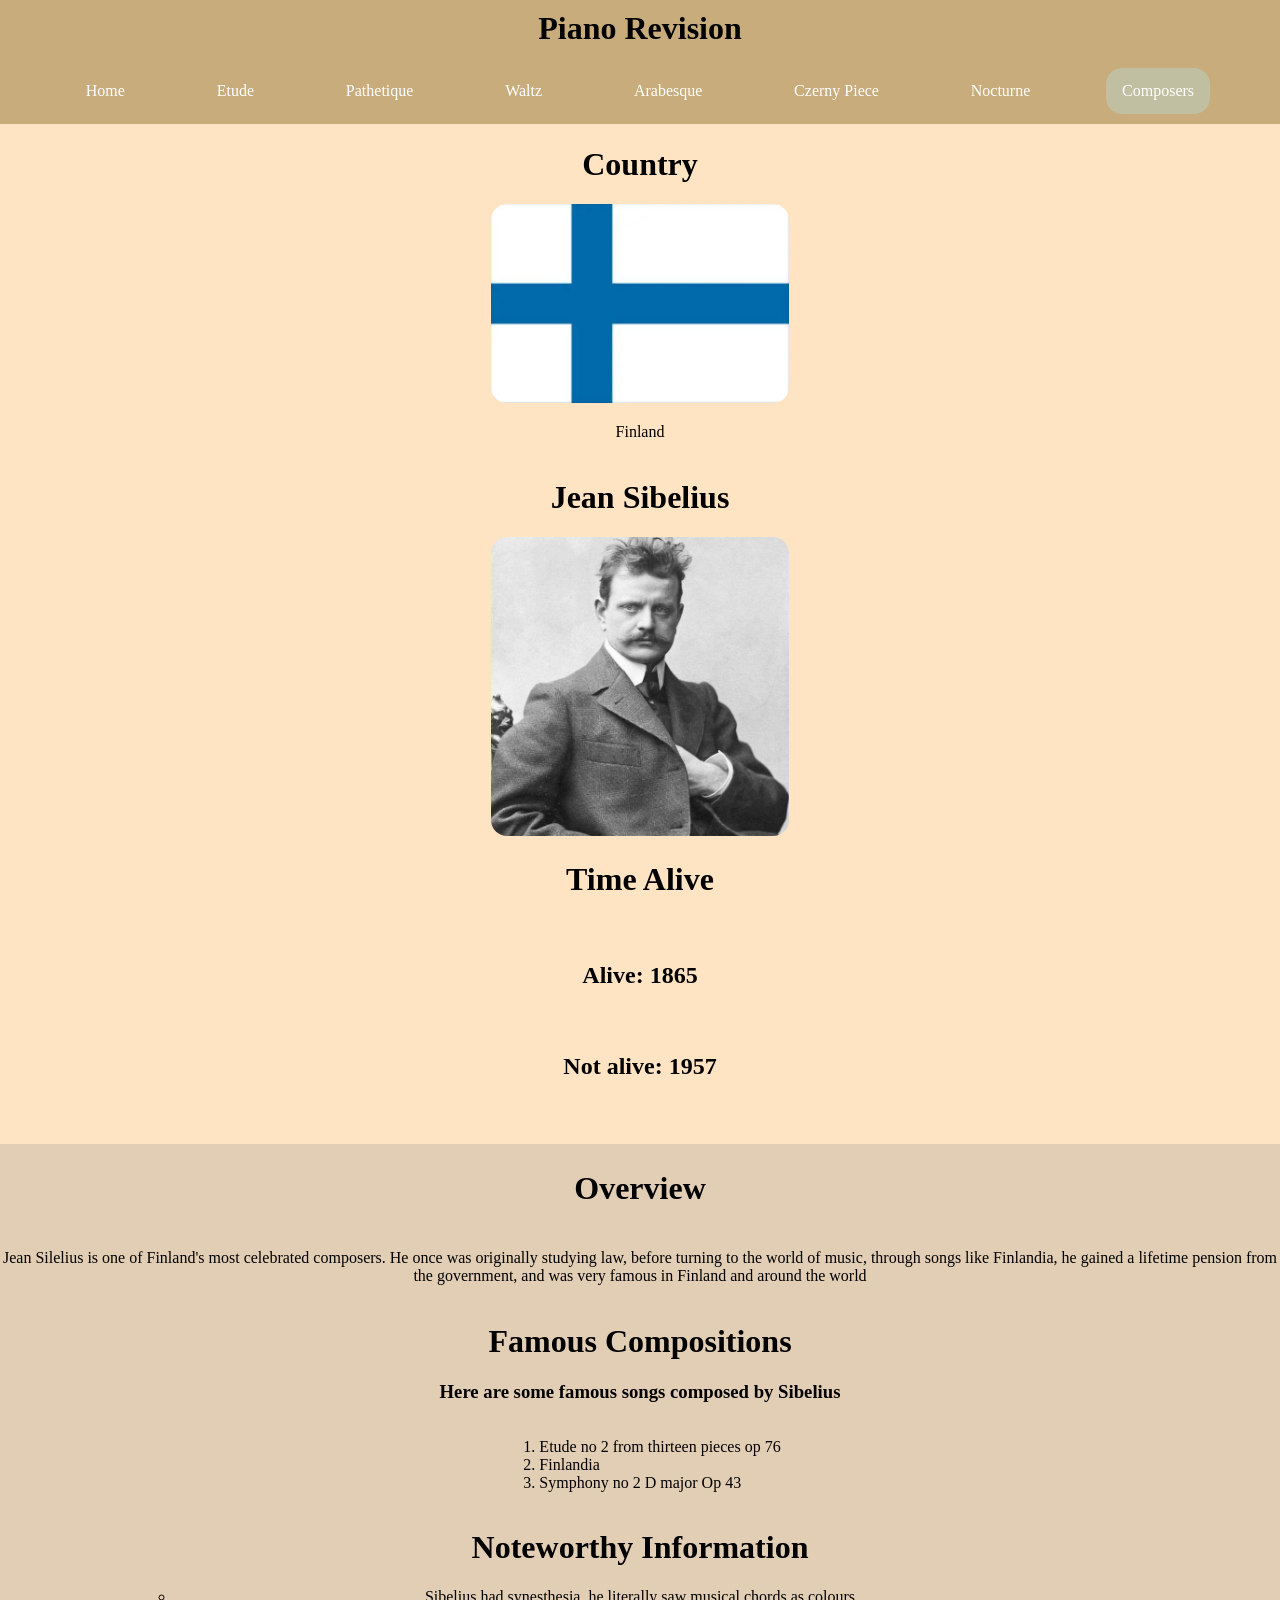
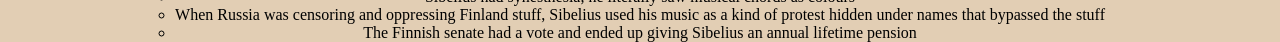
<file: sibelius.html>
<!DOCTYPE html>
<html>
    <head>
        <link rel="stylesheet" href="styles.css">
        <title>Piano Revision</title>
        <meta name="viewport" content="width=device-width, initial-scale=1.0">
    </head>
    <body>
        <div class="header">
            <h1>Piano Revision</h1>
            <div class="navbar">
                <ul>
                    <li><a href="index.html">Home</a></li>
                    <li><a href="etudethirteenpieces.html">Etude</a></li>
                    <li><a href="pathetiquesonata.html">Pathetique</a></li>
                    <li><a href="waltz.html">Waltz</a></li>
                    <li><a href="arabesque.html">Arabesque</a></li>
                    <li><a href="czernyop.html">Czerny Piece</a></li>
                    <li><a href="nocturne5.html">Nocturne</a></li>
                    <li class="dropdown">
                        <a href="javascript:void(0)" class="active dropbtn">Composers</a>
                        <div class="dropdown-content">
                            <a href="beethoven.html">Beethoven</a>
                            <a href="sibelius.html">Sibelius</a>
                            <a href="chopin.html">Chopin</a>
                            <a href="debussy.html">Debussy</a>
                            <a href="czerny.html">Czerny</a>
                            <a href="field.html">Field</a>
                        </div>
                    </li>
                </ul>
            </div>
        </div>
            
        </div>

        <div class="songTitle">
            <div class="whichCountry">
                <h1>Country</h1>
                <img src="images/finland.png" alt="Finnish flag">
                <p>Finland</p>
            </div>

            <div class="bigPic">
                <h1>Jean Sibelius</h1>
                <img src="images/sibelius.png" alt="image of Sibelius">
            </div>

            <div class="timeLiving">
                <h1>Time Alive</h1>
                <h2>Alive: 1865</h2>
                <h2>Not alive: 1957</h2>
            </div>
        </div>

        <div class="compOverview">
            <div class="aboutComp">
                <h1>Overview</h1>
                <p>Jean Silelius is one of Finland's most celebrated composers. He once was originally studying law, before turning to the world of music, through songs like Finlandia, he gained a lifetime pension from the government, and was very famous in Finland and around the world</p>
            </div>

            <div class="famousComp">
                <h1>Famous Compositions</h1>
                <h3>Here are some famous songs composed by Sibelius</h3>
                <div class="famousComps">

                    <ol>
                        <li>Etude no 2 from thirteen pieces op 76</li>
                        <li>Finlandia</li>
                        <li>Symphony no 2 D major Op 43</li>
                    </ol> 
                </div>

            </div>

        </div>

        <div class="notes">
            <h1>Noteworthy Information</h1>
            <ul>

                <li>Sibelius had synesthesia, he literally saw musical chords as colours</li>
                <li>When Russia was censoring and oppressing Finland stuff, Sibelius used his music as a kind of protest hidden under names that bypassed the stuff</li>
                <li>The Finnish senate had a vote and ended up giving Sibelius an annual lifetime pension</li>
            </ul>
        </div>

    </body>
</html>
</file>
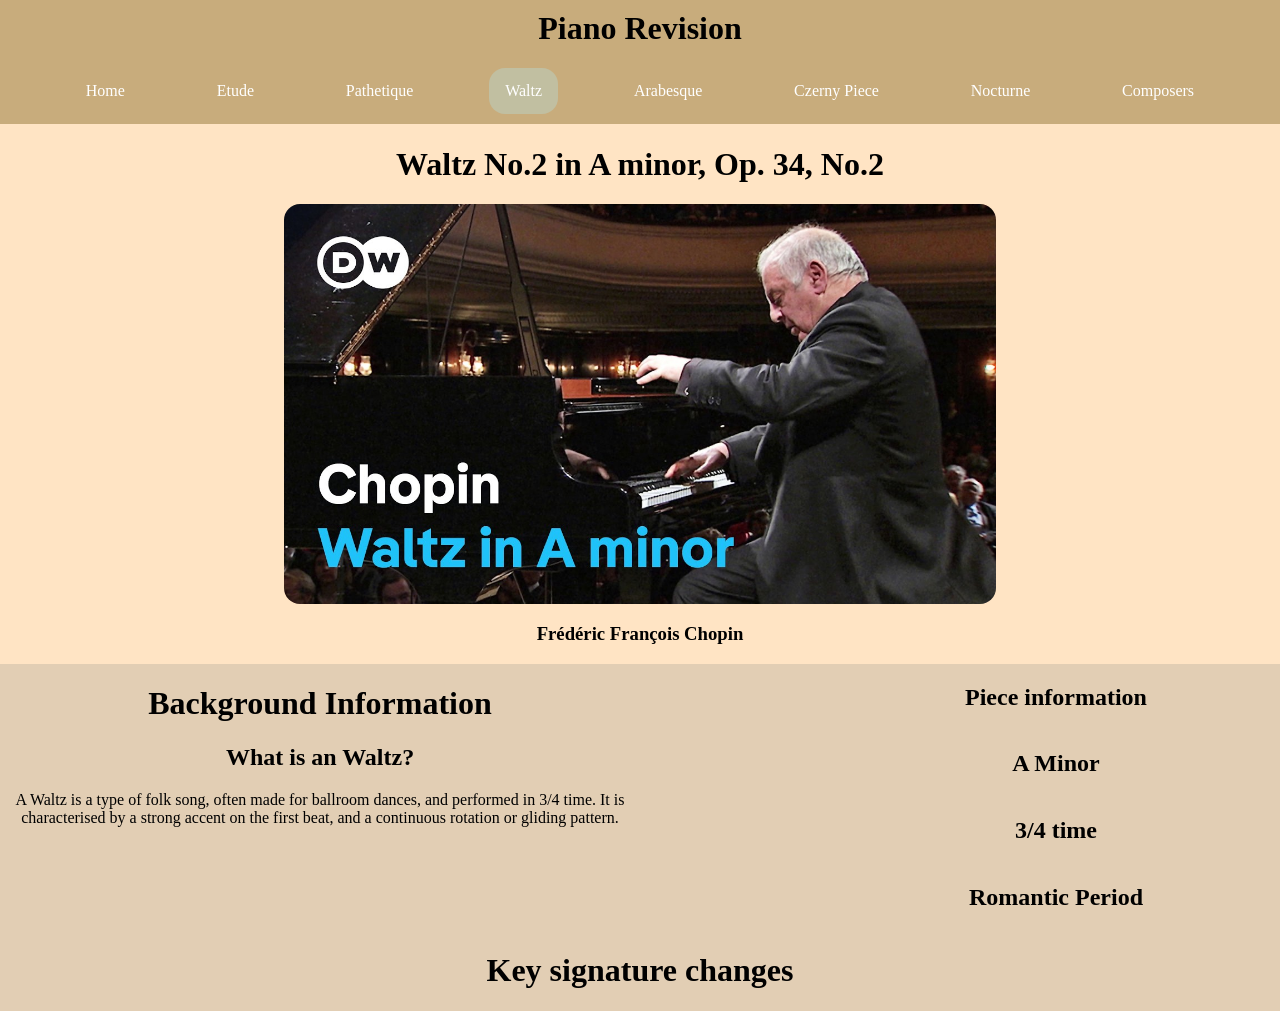
<file: waltz.html>
<!DOCTYPE html>
<html>
    <head>
        <link rel="stylesheet" href="styles.css">
        <title>Piano Revision</title>
        <meta name="viewport" content="width=device-width, initial-scale=1.0">
    </head>
    <body>
        <div class="header">
            <h1>Piano Revision</h1>
            <div class="navbar">
                <ul>
                    <li><a href="index.html">Home</a></li>
                    <li><a href="etudethirteenpieces.html">Etude</a></li>
                    <li><a href="pathetiquesonata.html">Pathetique</a></li>
                    <li><a class="active" href="waltz.html">Waltz</a></li>
                    <li><a href="arabesque.html">Arabesque</a></li>
                    <li><a href="czernyop.html">Czerny Piece</a></li>
                    <li><a href="nocturne5.html">Nocturne</a></li>
                    <li class="dropdown">
                        <a href="javascript:void(0)" class="dropbtn">Composers</a>
                        <div class="dropdown-content">
                            <a href="beethoven.html">Beethoven</a>
                            <a href="sibelius.html">Sibelius</a>
                            <a href="chopin.html">Chopin</a>
                            <a href="debussy.html">Debussy</a>
                            <a href="czerny.html">Czerny</a>
                            <a href="field.html">Field</a>
                        </div>
                    </li>
                </ul>
            </div>
        </div>
            
        </div>

        
        <div class="songTitle">
            <h1>Waltz No.2 in A minor, Op. 34, No.2</h1>
            <img src="images/waltz.png" alt="image of someone playing the song">
            <h3>Frédéric François Chopin</h3>
        </div>

        <div class="overviewWrapper">

            <div class="songOverview">
                <div class="songInfo">
                    <h2>Piece information</h2>
                    <h2>A Minor</h2>
                    <h2>3/4 time</h2>
                    <h2>Romantic Period</h2>
                </div>
            </div>

            <div class="bgInfo">
                <h1>Background Information</h1>
                <h2>What is an Waltz?</h2>
                <p>A Waltz is a type of folk song, often made for ballroom dances, and performed in 3/4 time. It is characterised by a strong accent on the first beat, and a continuous rotation or gliding pattern.</p>
            </div>

        </div>

        <h1>Key signature changes</h1>



    </body>
</html>
</file>
<file: styles.css>
:root {
    --body-bg-color:rgb(226, 206, 180);
    --card-bg-color:#c1bfa1;
    --secondary-color:#ddca8b;
    --topbar-bg-color:#69a5cf;
    --text-color:black;
    --gameicons-bg-color:rgb(167, 213, 253);
    --gdbackground: linear-gradient(to bottom right, #3366cc 0%, #66ffff 100%); /* This is a gradient */
}



body {
    background-color:var(--body-bg-color);
    margin: 0;
}




p, h1, h2, h3, h4 {
  text-align:center;
}

div {
    margin: 0;
}

.header h1, 
.header h3 {
    margin-top: 0;
    color:rgb(0, 0, 0);
}

.card {
  background-color:var(--card-bg-color)
  padding: 20px;
  text-align:center;
}

.songInfo {
  display:flex;
  flex-wrap:wrap;
  flex-direction:column;
  justify-content:space-evenly;
  padding-left: 30%;
  order:2;
}


.songTitle {
  display:flex;
  flex-wrap:wrap;
  text-align:center;
  background-color:bisque;
  flex-direction:column;
  justify-content:space-evenly;
  place-items:center;
}

.songTitle div {
  width:33.33333%;
}

.songTitle img {
  border-radius:16px;
  max-width: 70%;
  max-height:400px;
  align-self:center;
}

.whichCountry img {
  width: 300px;
  margin:30px;
  margin-top:0;
  margin-bottom:0;
}

.songOverview { 
  order:2;
  width:50%;
}

.overviewWrapper {
  display:flex;
  justify-content:space-evenly;
  flex-wrap:wrap;
  flex-direction:row;
}

.timeLiving h1, .timeLiving h2{
  margin-bottom:15%;
}

.bgInfo {
  text-align:center;
  order:1;
  width:50%;
}


.ameb {
  display:flex;
  padding: 5%;
  padding-top:30px;
  padding-bottom:0px;
  gap: 5%;
  line-height: 3;
}

.ameb img {
  float:right;
  width: 400px;
  height: 400px;
  border-radius:30px;
  align-self:center;
}


.pieces {
    display:flex;
    justify-content: space-evenly;
    padding: 10px;
    gap: 20px;
    flex-wrap:wrap;
}

.pieces img {
    width: 300px;
    height: auto;
}

.piece {
    display:flex;
    flex-direction:column
}


.piece a[href$=".html"] {
  background-color:var(--secondary-color);
  border-radius:16px;
  text-decoration:none;
  color:white;
}

.piece a[href$=".html"]:hover {
  background-color:#c1bfa1
}

.mcontent {
    background-color:var(--secondary-color);
    padding: 10px;
    border-bottom-left-radius:16px;
    border-bottom-right-radius: 16px;
}



/* Composer html section */

.aboutComp {
  text-align:center;
  display: flex;
  flex-wrap:wrap;
  flex-direction:column;
}

.aboutComp h1 {
  padding: 16px;
  margin:10px;
}

.famousComps {
  display:flex;
  flex-wrap:wrap;
  text-decoration:none;
  justify-content:center;
}




.header {
    text-align:center;
    background-color:rgb(200, 172, 124);
    padding: 10px;
}

ul {
  list-style-type: none;
  margin: 0;
  padding: 0;
  display: flex;
  justify-content:space-evenly;
  flex-wrap: wrap;
}
ul li a, .dropbtn {
  display: block;
  color: rgb(255, 255, 255);
  padding: 14px 16px;
  text-decoration: none;
  border-radius:16px;
  white-space: nowrap;
}

ul li a:hover, .dropdown:hover .dropbtn {
  background-color: var(--secondary-color);
}

ul li a.active {
  background-color: var(--card-bg-color);
}

li.dropdown {
  display: inline-block;
  position:relative;
}

.notes {
  text-align:center;
}

.notes ul {
  list-style-type:circle;
  display:inline-block;
  flex-wrap:nowrap;
}


.dropdown-content {
  display: none;
  position: absolute;
  background-color:rgb(200, 172, 124);
  min-width: 160px;
  box-shadow: 0px 8px 16px 0px rgba(0,0,0,0.2);
  z-index: 1;
}


.dropdown-content a {
  color: black;
  padding: 12px 16px;
  text-decoration: none;
  display: block;
  text-align: left;
}

.dropdown-content a:hover {
    background-color: var(--secondary-color);
}

.dropdown:hover .dropdown-content {
  display: block;
}

@media screen and (max-width: 800px) {
  .pieces img {
    width: 150px; /* The width is 100%, when the viewport is 800px or bigger */
    
  }

  .ameb img {
    align-self:center;
    width: 200px;
    height: 200px;
  }

  .ameb {
    padding: 0;
    gap:10px;
  }
  .songInfo {
    padding-left:30px;
  }

  .songOverview {
    width:100%;
  }

  .bgInfo {
    width:100%;
  }
  
}
</file>
